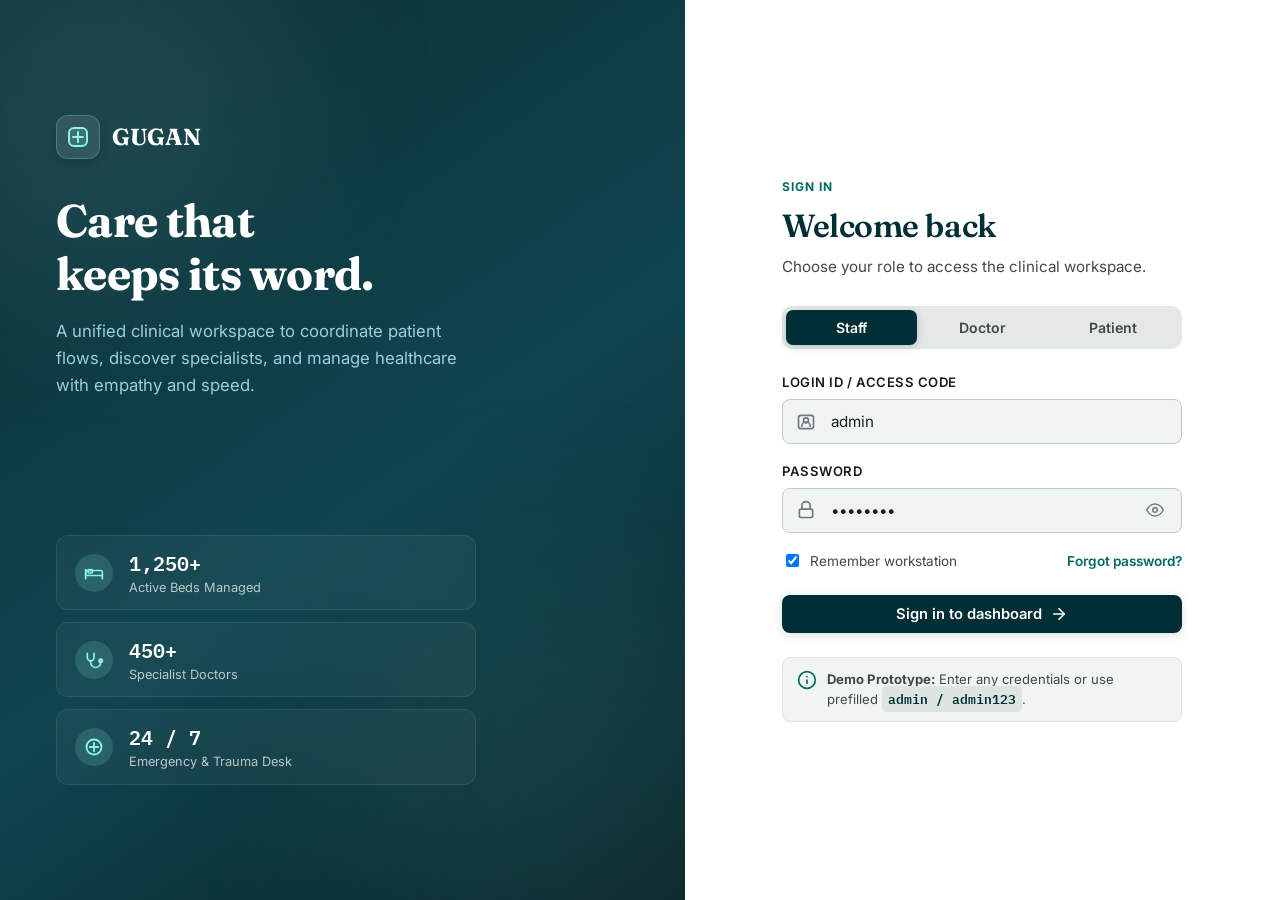
<file: index.html>
<!DOCTYPE html>
<html lang="en">
<head>
  <meta charset="UTF-8">
  <meta name="viewport" content="width=device-width, initial-scale=1.0">
  <title>GUGAN — Hospital Management System</title>
  <link rel="preconnect" href="https://fonts.googleapis.com">
  <link rel="preconnect" href="https://fonts.gstatic.com" crossorigin>
  <link href="https://fonts.googleapis.com/css2?family=Fraunces:opsz,wght@9..144,500;9..144,600;9..144,700&family=IBM+Plex+Mono:wght@400;500;600;700&family=Inter:wght@400;500;600;700&family=Literata:wght@600;700&display=swap" rel="stylesheet">
  <link rel="stylesheet" href="css/styles.css">
</head>
<body>

<!-- ============ SVG ICON SPRITE (Zero Dependency & Crisp Rendering) ============ -->
<svg style="display:none" aria-hidden="true">
  <defs>
    <!-- Brand / Cross -->
    <symbol id="icon-cross" viewBox="0 0 24 24" fill="none" stroke="currentColor" stroke-width="2" stroke-linecap="round" stroke-linejoin="round">
      <rect x="3" y="3" width="18" height="18" rx="5" fill="currentColor" fill-opacity="0.15"/>
      <path d="M12 7v10M7 12h10"/>
    </symbol>
    
    <!-- Dashboard -->
    <symbol id="icon-dashboard" viewBox="0 0 24 24" fill="none" stroke="currentColor" stroke-width="2" stroke-linecap="round" stroke-linejoin="round">
      <rect x="3" y="3" width="8" height="8" rx="2"/>
      <rect x="13" y="3" width="8" height="5" rx="2"/>
      <rect x="13" y="11" width="8" height="10" rx="2"/>
      <rect x="3" y="14" width="8" height="7" rx="2"/>
    </symbol>

    <!-- Doctors -->
    <symbol id="icon-doctors" viewBox="0 0 24 24" fill="none" stroke="currentColor" stroke-width="2" stroke-linecap="round" stroke-linejoin="round">
      <path d="M4.5 21v-2a4 4 0 0 1 4-4h7a4 4 0 0 1 4 4v2"/>
      <circle cx="12" cy="7" r="4"/>
      <path d="M12 11v3M10.5 12.5h3"/>
    </symbol>

    <!-- Appointments / Calendar -->
    <symbol id="icon-calendar" viewBox="0 0 24 24" fill="none" stroke="currentColor" stroke-width="2" stroke-linecap="round" stroke-linejoin="round">
      <rect x="3" y="4" width="18" height="18" rx="3"/>
      <line x1="16" y1="2" x2="16" y2="6"/>
      <line x1="8" y1="2" x2="8" y2="6"/>
      <line x1="3" y1="10" x2="21" y2="10"/>
      <path d="M9 16l2 2 4-4"/>
    </symbol>

    <!-- Patients -->
    <symbol id="icon-patients" viewBox="0 0 24 24" fill="none" stroke="currentColor" stroke-width="2" stroke-linecap="round" stroke-linejoin="round">
      <path d="M17 21v-2a4 4 0 0 0-4-4H5a4 4 0 0 0-4 4v2"/>
      <circle cx="9" cy="7" r="4"/>
      <path d="M23 21v-2a4 4 0 0 0-3-3.87"/>
      <path d="M16 3.13a4 4 0 0 1 0 7.75"/>
    </symbol>

    <!-- Departments -->
    <symbol id="icon-departments" viewBox="0 0 24 24" fill="none" stroke="currentColor" stroke-width="2" stroke-linecap="round" stroke-linejoin="round">
      <path d="M3 21h18"/>
      <path d="M5 21V7l7-4 7 4v14"/>
      <path d="M9 10h1M14 10h1M9 14h1M14 14h1"/>
      <path d="M10 21v-3h4v3"/>
    </symbol>

    <!-- Emergency / SOS -->
    <symbol id="icon-emergency" viewBox="0 0 24 24" fill="none" stroke="currentColor" stroke-width="2.2" stroke-linecap="round" stroke-linejoin="round">
      <circle cx="12" cy="12" r="9"/>
      <path d="M12 7v10M7 12h10"/>
    </symbol>

    <!-- Bed -->
    <symbol id="icon-bed" viewBox="0 0 24 24" fill="none" stroke="currentColor" stroke-width="2" stroke-linecap="round" stroke-linejoin="round">
      <path d="M2 19V8"/>
      <path d="M2 15h20v4"/>
      <path d="M2 15v-4a2 2 0 0 1 2-2h16a2 2 0 0 1 2 2v4"/>
      <rect x="5" y="8" width="5" height="4" rx="1"/>
    </symbol>

    <!-- Search -->
    <symbol id="icon-search" viewBox="0 0 24 24" fill="none" stroke="currentColor" stroke-width="2" stroke-linecap="round" stroke-linejoin="round">
      <circle cx="11" cy="11" r="7"/>
      <line x1="21" y1="21" x2="16.65" y2="16.65"/>
    </symbol>

    <!-- Chevron Down -->
    <symbol id="icon-chevron" viewBox="0 0 24 24" fill="none" stroke="currentColor" stroke-width="2.5" stroke-linecap="round" stroke-linejoin="round">
      <polyline points="6 9 12 15 18 9"/>
    </symbol>

    <!-- Arrow Right -->
    <symbol id="icon-arrow-right" viewBox="0 0 24 24" fill="none" stroke="currentColor" stroke-width="2.2" stroke-linecap="round" stroke-linejoin="round">
      <line x1="5" y1="12" x2="19" y2="12"/>
      <polyline points="12 5 19 12 12 19"/>
    </symbol>

    <!-- Star -->
    <symbol id="icon-star" viewBox="0 0 24 24" fill="currentColor">
      <polygon points="12 2 15.09 8.26 22 9.27 17 14.14 18.18 21.02 12 17.77 5.82 21.02 7 14.14 2 9.27 8.91 8.26 12 2"/>
    </symbol>

    <!-- Badge / ID -->
    <symbol id="icon-badge" viewBox="0 0 24 24" fill="none" stroke="currentColor" stroke-width="2" stroke-linecap="round" stroke-linejoin="round">
      <rect x="3" y="4" width="18" height="16" rx="3"/>
      <circle cx="12" cy="10" r="3"/>
      <path d="M7 17a5 5 0 0 1 10 0"/>
    </symbol>

    <!-- Lock -->
    <symbol id="icon-lock" viewBox="0 0 24 24" fill="none" stroke="currentColor" stroke-width="2" stroke-linecap="round" stroke-linejoin="round">
      <rect x="4" y="11" width="16" height="10" rx="2"/>
      <path d="M7 11V7a5 5 0 0 1 10 0v4"/>
    </symbol>

    <!-- Eye (Visible) -->
    <symbol id="icon-eye" viewBox="0 0 24 24" fill="none" stroke="currentColor" stroke-width="2" stroke-linecap="round" stroke-linejoin="round">
      <path d="M1 12s4-8 11-8 11 8 11 8-4 8-11 8-11-8-11-8z"/>
      <circle cx="12" cy="12" r="3"/>
    </symbol>

    <!-- Eye Off (Hidden) -->
    <symbol id="icon-eye-off" viewBox="0 0 24 24" fill="none" stroke="currentColor" stroke-width="2" stroke-linecap="round" stroke-linejoin="round">
      <path d="M17.94 17.94A10.07 10.07 0 0 1 12 20c-7 0-11-8-11-8a18.45 18.45 0 0 1 5.06-5.94M9.9 4.24A9.12 9.12 0 0 1 12 4c7 0 11 8 11 8a18.5 18.5 0 0 1-2.16 3.19m-6.72-1.07a3 3 0 1 1-4.24-4.24"/>
      <line x1="1" y1="1" x2="23" y2="23"/>
    </symbol>

    <!-- Checkmark -->
    <symbol id="icon-check" viewBox="0 0 24 24" fill="none" stroke="currentColor" stroke-width="2.5" stroke-linecap="round" stroke-linejoin="round">
      <polyline points="20 6 9 17 4 12"/>
    </symbol>

    <!-- Check Circle -->
    <symbol id="icon-check-circle" viewBox="0 0 24 24" fill="none" stroke="currentColor" stroke-width="2" stroke-linecap="round" stroke-linejoin="round">
      <path d="M22 11.08V12a10 10 0 1 1-5.93-9.14"/>
      <polyline points="22 4 12 14.01 9 11.01"/>
    </symbol>

    <!-- Download -->
    <symbol id="icon-download" viewBox="0 0 24 24" fill="none" stroke="currentColor" stroke-width="2" stroke-linecap="round" stroke-linejoin="round">
      <path d="M21 15v4a2 2 0 0 1-2 2H5a2 2 0 0 1-2-2v-4"/>
      <polyline points="7 10 12 15 17 10"/>
      <line x1="12" y1="15" x2="12" y2="3"/>
    </symbol>

    <!-- Phone -->
    <symbol id="icon-phone" viewBox="0 0 24 24" fill="none" stroke="currentColor" stroke-width="2" stroke-linecap="round" stroke-linejoin="round">
      <path d="M22 16.92v3a2 2 0 0 1-2.18 2 19.79 19.79 0 0 1-8.63-3.07 19.5 19.5 0 0 1-6-6 19.79 19.79 0 0 1-3.07-8.67A2 2 0 0 1 4.11 2h3a2 2 0 0 1 2 1.72 12.84 12.84 0 0 0 .7 2.81 2 2 0 0 1-.45 2.11L8.09 9.91a16 16 0 0 0 6 6l1.27-1.27a2 2 0 0 1 2.11-.45 12.84 12.84 0 0 0 2.81.7A2 2 0 0 1 22 16.92z"/>
    </symbol>

    <!-- Clock -->
    <symbol id="icon-clock" viewBox="0 0 24 24" fill="none" stroke="currentColor" stroke-width="2" stroke-linecap="round" stroke-linejoin="round">
      <circle cx="12" cy="12" r="10"/>
      <polyline points="12 6 12 12 16 14"/>
    </symbol>

    <!-- Verified Badge -->
    <symbol id="icon-verified" viewBox="0 0 24 24" fill="currentColor">
      <path d="M12 2l2.4 2.8 3.7-.4 1.3 3.5 3.5 1.3-.4 3.7 2.8 2.4-1.9 3.2.9 3.6-3.6.9-1.9 3.2-3.7-.4-2.4 2.8-2.4-2.8-3.7.4-1.9-3.2-3.6-.9.9-3.6-1.9-3.2 2.8-2.4-.4-3.7 3.5-1.3 1.3-3.5 3.7.4L12 2zm-1.5 13.5l6-6-1.4-1.4-4.6 4.6-2.1-2.1-1.4 1.4 3.5 3.5z"/>
    </symbol>

    <!-- Folder -->
    <symbol id="icon-folder" viewBox="0 0 24 24" fill="none" stroke="currentColor" stroke-width="2" stroke-linecap="round" stroke-linejoin="round">
      <path d="M22 19a2 2 0 0 1-2 2H4a2 2 0 0 1-2-2V5a2 2 0 0 1 2-2h5l2 3h9a2 2 0 0 1 2 2z"/>
    </symbol>

    <!-- Stethoscope -->
    <symbol id="icon-stethoscope" viewBox="0 0 24 24" fill="none" stroke="currentColor" stroke-width="2" stroke-linecap="round" stroke-linejoin="round">
      <path d="M4 4v5a4 4 0 0 0 8 0V4"/>
      <path d="M8 13v2a6 6 0 0 0 12 0v-2"/>
      <circle cx="20" cy="13" r="2"/>
    </symbol>

    <!-- Heart (Cardiology) -->
    <symbol id="icon-heart" viewBox="0 0 24 24" fill="none" stroke="currentColor" stroke-width="2" stroke-linecap="round" stroke-linejoin="round">
      <path d="M20.84 4.61a5.5 5.5 0 0 0-7.78 0L12 5.67l-1.06-1.06a5.5 5.5 0 0 0-7.78 7.78l1.06 1.06L12 21.23l7.78-7.78 1.06-1.06a5.5 5.5 0 0 0 0-7.78z"/>
    </symbol>

    <!-- Brain (Neurology) -->
    <symbol id="icon-brain" viewBox="0 0 24 24" fill="none" stroke="currentColor" stroke-width="2" stroke-linecap="round" stroke-linejoin="round">
      <path d="M9.5 4a3.5 3.5 0 0 0-3.5 3.5v.5A3.5 3.5 0 0 0 3 11.5a3.5 3.5 0 0 0 2.5 3.36 3.5 3.5 0 0 0 4 3.14"/>
      <path d="M14.5 4a3.5 3.5 0 0 1 3.5 3.5v.5a3.5 3.5 0 0 1 3 3.5 3.5 3.5 0 0 1-2.5 3.36 3.5 3.5 0 0 1-4 3.14"/>
      <path d="M9.5 4v14M14.5 4v14"/>
    </symbol>

    <!-- Bone (Orthopedics) -->
    <symbol id="icon-bone" viewBox="0 0 24 24" fill="none" stroke="currentColor" stroke-width="2" stroke-linecap="round" stroke-linejoin="round">
      <path d="M18 10a2 2 0 1 0-3-1.73l-6 6A2 2 0 1 0 10 18l6-6A2 2 0 0 0 18 10z"/>
    </symbol>

    <!-- Child / Pediatrics -->
    <symbol id="icon-baby" viewBox="0 0 24 24" fill="none" stroke="currentColor" stroke-width="2" stroke-linecap="round" stroke-linejoin="round">
      <circle cx="12" cy="8" r="4"/>
      <path d="M9 14h6a4 4 0 0 1 4 4v2H5v-2a4 4 0 0 1 4-4z"/>
    </symbol>

    <!-- Dermatology / Skin -->
    <symbol id="icon-droplet" viewBox="0 0 24 24" fill="none" stroke="currentColor" stroke-width="2" stroke-linecap="round" stroke-linejoin="round">
      <path d="M12 2.69l5.66 5.66a8 8 0 1 1-11.31 0z"/>
    </symbol>

    <!-- ENT / Hearing -->
    <symbol id="icon-ear" viewBox="0 0 24 24" fill="none" stroke="currentColor" stroke-width="2" stroke-linecap="round" stroke-linejoin="round">
      <path d="M6 8.5a6.5 6.5 0 1 1 13 0c0 6-6 6-6 10a2.5 2.5 0 0 1-5 0"/>
      <path d="M15 8.5a2.5 2.5 0 0 0-5 0c0 3 2 3 2 5"/>
    </symbol>

    <!-- Info / Alert -->
    <symbol id="icon-info" viewBox="0 0 24 24" fill="none" stroke="currentColor" stroke-width="2" stroke-linecap="round" stroke-linejoin="round">
      <circle cx="12" cy="12" r="10"/>
      <line x1="12" y1="16" x2="12" y2="12"/>
      <line x1="12" y1="8" x2="12.01" y2="8"/>
    </symbol>

    <!-- Logout -->
    <symbol id="icon-logout" viewBox="0 0 24 24" fill="none" stroke="currentColor" stroke-width="2" stroke-linecap="round" stroke-linejoin="round">
      <path d="M9 21H5a2 2 0 0 1-2-2V5a2 2 0 0 1 2-2h4"/>
      <polyline points="16 17 21 12 16 7"/>
      <line x1="21" y1="12" x2="9" y2="12"/>
    </symbol>

    <!-- Menu Hamburger -->
    <symbol id="icon-menu" viewBox="0 0 24 24" fill="none" stroke="currentColor" stroke-width="2.2" stroke-linecap="round" stroke-linejoin="round">
      <line x1="3" y1="12" x2="21" y2="12"/>
      <line x1="3" y1="6" x2="21" y2="6"/>
      <line x1="3" y1="18" x2="21" y2="18"/>
    </symbol>

    <!-- Close -->
    <symbol id="icon-close" viewBox="0 0 24 24" fill="none" stroke="currentColor" stroke-width="2.2" stroke-linecap="round" stroke-linejoin="round">
      <line x1="18" y1="6" x2="6" y2="18"/>
      <line x1="6" y1="6" x2="18" y2="18"/>
    </symbol>
  </defs>
</svg>

<!-- ============ LOGIN SCREEN ============ -->
<div id="login-screen" class="login-screen">
  <!-- Left Hero Panel -->
  <div class="login-brand">
    <div class="login-brand__glow-1"></div>
    <div class="login-brand__glow-2"></div>
    <div class="login-brand__inner">
      <div class="brand-mark">
        <div class="brand-mark__icon">
          <svg width="24" height="24"><use href="#icon-cross"/></svg>
        </div>
        <span>GUGAN</span>
      </div>
      
      <h1 class="login-headline">Care that<br>keeps its word.</h1>
      <p class="login-sub">A unified clinical workspace to coordinate patient flows, discover specialists, and manage healthcare with empathy and speed.</p>
      
      <!-- Signature Animated Heartbeat -->
      <svg class="vitals-line" viewBox="0 0 300 40" preserveAspectRatio="none" aria-hidden="true">
        <polyline points="0,20 60,20 75,4 92,36 108,10 124,28 140,20 300,20"/>
      </svg>
      
      <div class="login-stats">
        <div class="login-stat-card">
          <div class="login-stat-card__icon">
            <svg width="20" height="20"><use href="#icon-bed"/></svg>
          </div>
          <div>
            <div class="login-stat__num">1,250+</div>
            <div class="login-stat__label">Active Beds Managed</div>
          </div>
        </div>
        <div class="login-stat-card">
          <div class="login-stat-card__icon">
            <svg width="20" height="20"><use href="#icon-stethoscope"/></svg>
          </div>
          <div>
            <div class="login-stat__num">450+</div>
            <div class="login-stat__label">Specialist Doctors</div>
          </div>
        </div>
        <div class="login-stat-card">
          <div class="login-stat-card__icon">
            <svg width="20" height="20"><use href="#icon-emergency"/></svg>
          </div>
          <div>
            <div class="login-stat__num">24 / 7</div>
            <div class="login-stat__label">Emergency & Trauma Desk</div>
          </div>
        </div>
      </div>
    </div>
  </div>

  <!-- Right Form Panel -->
  <div class="login-form-panel">
    <form class="login-form" id="login-form" novalidate>
      <p class="eyebrow">Sign in</p>
      <h2 class="login-form__title">Welcome back</h2>
      <p class="login-form__sub">Choose your role to access the clinical workspace.</p>

      <!-- Role Tabs -->
      <div class="role-tabs" role="tablist" aria-label="Login role">
        <button type="button" class="role-tab is-active" data-role="staff" role="tab" aria-selected="true">Staff</button>
        <button type="button" class="role-tab" data-role="doctor" role="tab" aria-selected="false">Doctor</button>
        <button type="button" class="role-tab" data-role="patient" role="tab" aria-selected="false">Patient</button>
      </div>

      <!-- Login ID -->
      <div class="field">
        <label for="login-id">Login ID / Access Code</label>
        <div class="input-with-icon">
          <svg class="input-icon" width="20" height="20"><use href="#icon-badge"/></svg>
          <input type="text" id="login-id" name="login-id" autocomplete="username" placeholder="e.g. admin or staff01" value="admin">
        </div>
        <span class="field-error" id="login-id-error">Please enter your login identifier.</span>
      </div>

      <!-- Password -->
      <div class="field">
        <label for="login-pw">Password</label>
        <div class="input-with-icon">
          <svg class="input-icon" width="20" height="20"><use href="#icon-lock"/></svg>
          <input type="password" id="login-pw" name="login-pw" autocomplete="current-password" placeholder="••••••••" value="admin123">
          <button type="button" class="input-password-toggle" id="pw-toggle" aria-label="Toggle password visibility">
            <svg id="pw-toggle-icon" width="18" height="18"><use href="#icon-eye"/></svg>
          </button>
        </div>
        <span class="field-error" id="login-pw-error">Please enter your password.</span>
      </div>

      <div class="login-options">
        <label class="checkbox-label">
          <input type="checkbox" checked>
          <span>Remember workstation</span>
        </label>
        <a href="#" class="forgot-link">Forgot password?</a>
      </div>

      <!-- Submit Button -->
      <button type="submit" class="btn btn--primary btn--block" id="login-submit">
        <span class="btn-text">Sign in to dashboard</span>
        <svg class="btn-text" width="18" height="18"><use href="#icon-arrow-right"/></svg>
        <span class="btn-spinner" aria-hidden="true"></span>
      </button>

      <!-- Demo Credentials Hint -->
      <div class="demo-hint">
        <svg width="20" height="20" style="color: var(--secondary); flex-shrink: 0;"><use href="#icon-info"/></svg>
        <div>
          <strong>Demo Prototype:</strong> Enter any credentials or use prefilled <code id="demo-code-hint">admin / admin123</code>.
        </div>
      </div>
    </form>
  </div>
</div>

<!-- ============ APP SHELL ============ -->
<div id="app-shell" class="app-shell hidden">
  
  <div class="drawer-scrim" id="drawer-scrim"></div>

  <!-- Sidebar -->
  <aside class="sidebar" id="sidebar">
    <div class="sidebar__brand">
      <div class="brand-badge">
        <svg width="18" height="18"><use href="#icon-cross"/></svg>
      </div>
      <span>GUGAN</span>
      <button class="drawer-close" id="drawer-close" aria-label="Close menu">
        <svg width="20" height="20"><use href="#icon-close"/></svg>
      </button>
    </div>

    <!-- Main Navigation -->
    <nav class="nav" aria-label="Main navigation">
      <button class="nav__item is-active" data-page="dashboard">
        <svg width="20" height="20"><use href="#icon-dashboard"/></svg>
        <span>Dashboard</span>
      </button>
      <button class="nav__item" data-page="doctors">
        <svg width="20" height="20"><use href="#icon-doctors"/></svg>
        <span>Doctors</span>
      </button>
      <button class="nav__item" data-page="appointments">
        <svg width="20" height="20"><use href="#icon-calendar"/></svg>
        <span>Appointments</span>
      </button>
      <button class="nav__item" data-page="patients">
        <svg width="20" height="20"><use href="#icon-patients"/></svg>
        <span>Patients</span>
      </button>
      <button class="nav__item" data-page="departments">
        <svg width="20" height="20"><use href="#icon-departments"/></svg>
        <span>Departments</span>
      </button>
    </nav>

    <!-- Sidebar System Health -->
    <div class="sidebar__system">
      <div class="system-health-box">
        <div class="system-health-header">
          <span>Clinical Network</span>
          <span style="color: var(--secondary-fixed-dim); font-weight: 600;">99.8%</span>
        </div>
        <div class="system-health-bar">
          <div class="system-health-fill"></div>
        </div>
      </div>
    </div>

    <!-- Emergency Hotline Box -->
    <div class="sidebar__emergency">
      <svg width="22" height="22" style="color: var(--coral); flex-shrink: 0;"><use href="#icon-emergency"/></svg>
      <div>
        <div class="sidebar__emergency-label">Emergency Desk</div>
        <div class="sidebar__emergency-num">108 · 24/7 Hotline</div>
      </div>
    </div>

    <!-- User Profile & Signout -->
    <div class="sidebar__user">
      <div class="avatar" id="sidebar-avatar">SD</div>
      <div class="sidebar__user-info">
        <div class="sidebar__user-name" id="sidebar-user-name">Staff Administrator</div>
        <div class="sidebar__user-role" id="sidebar-user-role">Main Branch • Staff Portal</div>
      </div>
      <button class="icon-btn" id="signout-btn" aria-label="Sign out" title="Sign out">
        <svg width="18" height="18"><use href="#icon-logout"/></svg>
      </button>
    </div>
  </aside>

  <!-- Main Content Wrapper -->
  <div class="main">
    <!-- Topbar -->
    <header class="topbar">
      <div style="display: flex; align-items: center;">
        <button class="hamburger" id="hamburger" aria-label="Open menu">
          <svg width="22" height="22"><use href="#icon-menu"/></svg>
        </button>
        <div class="topbar__greeting">
          <div class="topbar__hello" id="topbar-hello">Good day, Dr. Sharma</div>
          <div class="topbar__date" id="topbar-date"></div>
        </div>
      </div>

      <div class="topbar__right">
        <a href="tel:108" class="emergency-pill">
          <svg width="18" height="18"><use href="#icon-emergency"/></svg>
          <span>Emergency: 108</span>
        </a>
        <div class="topbar__profile">
          <div class="topbar__profile-text">
            <div class="topbar__profile-title" id="topbar-user-title">Administrator</div>
            <div class="topbar__profile-branch">Central Ward</div>
          </div>
          <div class="avatar" id="topbar-avatar" style="width: 38px; height: 38px; border: 2px solid var(--secondary-container);">
            A
          </div>
        </div>
      </div>
    </header>

    <!-- Page Content Stage -->
    <main class="content" id="content">

      <!-- =========================================================
           1. DASHBOARD SCREEN
      ========================================================= -->
      <section class="page is-active" data-page="dashboard" aria-labelledby="dashboard-title">
        <div class="page__head">
          <div>
            <p class="eyebrow">Executive Overview</p>
            <h1 id="dashboard-title" class="page__title">Hospital Dashboard</h1>
          </div>
        </div>

        <!-- 4 KPI Stat Cards -->
        <div class="stat-grid">
          <div class="stat-card">
            <div class="stat-card__top-bar"></div>
            <div class="stat-card__header">
              <div class="stat-card__icon">
                <svg width="22" height="22"><use href="#icon-stethoscope"/></svg>
              </div>
              <span class="stat-card__delta">+2 active</span>
            </div>
            <div class="stat-card__num" id="stat-doctors">12</div>
            <div class="stat-card__label">Specialist Doctors</div>
          </div>

          <div class="stat-card">
            <div class="stat-card__top-bar"></div>
            <div class="stat-card__header">
              <div class="stat-card__icon">
                <svg width="22" height="22"><use href="#icon-calendar"/></svg>
              </div>
              <span class="stat-card__delta">7 pending</span>
            </div>
            <div class="stat-card__num" id="stat-appointments">24</div>
            <div class="stat-card__label">Today's Appointments</div>
          </div>

          <div class="stat-card">
            <div class="stat-card__top-bar"></div>
            <div class="stat-card__header">
              <div class="stat-card__icon">
                <svg width="22" height="22"><use href="#icon-patients"/></svg>
              </div>
              <span class="stat-card__delta">+12 today</span>
            </div>
            <div class="stat-card__num" id="stat-patients">1,284</div>
            <div class="stat-card__label">Registered Patients</div>
          </div>

          <div class="stat-card">
            <div class="stat-card__top-bar"></div>
            <div class="stat-card__header">
              <div class="stat-card__icon">
                <svg width="22" height="22"><use href="#icon-bed"/></svg>
              </div>
              <span class="stat-card__delta" style="color: var(--coral); font-weight: 700;">ICU: 6</span>
            </div>
            <div class="stat-card__num" id="stat-beds">47</div>
            <div class="stat-card__label">Beds Available</div>
          </div>
        </div>

        <!-- Pulse Divider -->
        <div class="pulse-divider">
          <svg viewBox="0 0 1000 20" preserveAspectRatio="none">
            <path d="M0,10 H 450 L 470,2 L 485,18 L 500,6 L 515,14 L 530,10 H 1000"></path>
          </svg>
        </div>

        <!-- Dashboard Content Grid -->
        <div class="dash-grid">
          <!-- Today's Appointments Table -->
          <div class="card">
            <div class="card__head">
              <h2>
                <svg width="20" height="20" style="color: var(--secondary);"><use href="#icon-clock"/></svg>
                Today's Consultations
              </h2>
              <button class="btn btn--secondary" style="padding: 6px 12px; font-size: 0.82rem;" data-page-link="appointments">
                <span>View Full Schedule</span>
                <svg width="16" height="16"><use href="#icon-arrow-right"/></svg>
              </button>
            </div>
            <div class="table-wrap">
              <table class="table" id="today-table">
                <thead>
                  <tr>
                    <th>Time</th>
                    <th>Patient</th>
                    <th>Department</th>
                    <th>Doctor</th>
                    <th style="text-align: right;">Status</th>
                  </tr>
                </thead>
                <tbody id="today-table-body">
                  <!-- Rendered dynamically -->
                </tbody>
              </table>
            </div>
          </div>

          <!-- Quick Access Actions -->
          <div class="card">
            <div class="card__head">
              <h2>
                <svg width="20" height="20" style="color: var(--primary);"><use href="#icon-dashboard"/></svg>
                Quick Access
              </h2>
            </div>
            <div class="quick-grid">
              <button class="quick-btn" data-page-link="doctors">
                <div class="quick-icon-box">
                  <svg width="22" height="22"><use href="#icon-doctors"/></svg>
                </div>
                <span>Doctors</span>
              </button>
              <button class="quick-btn" data-page-link="appointments">
                <div class="quick-icon-box">
                  <svg width="22" height="22"><use href="#icon-calendar"/></svg>
                </div>
                <span>Book Slot</span>
              </button>
              <button class="quick-btn" data-page-link="patients">
                <div class="quick-icon-box">
                  <svg width="22" height="22"><use href="#icon-patients"/></svg>
                </div>
                <span>Patients</span>
              </button>
              <button class="quick-btn" data-page-link="departments">
                <div class="quick-icon-box">
                  <svg width="22" height="22"><use href="#icon-departments"/></svg>
                </div>
                <span>Services</span>
              </button>
            </div>

            <!-- System Status Card -->
            <div class="system-status-card">
              <div>
                <div class="system-status-title">Clinical System Status</div>
                <div class="system-status-text">All systems operational</div>
              </div>
              <svg width="24" height="24" style="color: var(--secondary-fixed);"><use href="#icon-check-circle"/></svg>
            </div>
          </div>
        </div>

        <!-- Emergency & Trauma Banner -->
        <div class="emergency-banner">
          <div class="emergency-banner__text">
            <div class="emergency-banner__icon">
              <svg width="32" height="32"><use href="#icon-emergency"/></svg>
            </div>
            <div>
              <h3>24/7 Level-1 Emergency & Trauma Care</h3>
              <p>Our trauma response desk and critical care teams are on standby 24/7. Walk in directly or call for instant ambulance dispatch.</p>
            </div>
          </div>
          <a href="tel:108" class="btn btn--coral" style="padding: 12px 24px; font-size: 1rem; font-weight: 700;">
            <svg width="20" height="20"><use href="#icon-phone"/></svg>
            <span>Call 108 Hotline</span>
          </a>
        </div>
      </section>

      <!-- =========================================================
           2. DOCTORS DIRECTORY
      ========================================================= -->
      <section class="page" data-page="doctors" aria-labelledby="doctors-title">
        <div class="page__head">
          <div>
            <p class="eyebrow">Clinical Directory</p>
            <h1 id="doctors-title" class="page__title">Specialist Physicians</h1>
          </div>
        </div>

        <!-- Filter & Search Toolbar -->
        <div class="toolbar">
          <div class="search-field">
            <svg class="search-icon" width="20" height="20" style="position: absolute; left: 14px; color: var(--outline);"><use href="#icon-search"/></svg>
            <input type="text" id="doctor-search" placeholder="Search specialist by name or specialization...">
          </div>
          <div class="select-wrap">
            <select id="doctor-dept-filter">
              <option value="all">All Departments</option>
            </select>
            <svg width="18" height="18" style="position: absolute; right: 12px; pointer-events: none; color: var(--outline);"><use href="#icon-chevron"/></svg>
          </div>
        </div>

        <!-- Pulse Divider -->
        <div class="pulse-divider">
          <svg viewBox="0 0 1000 20" preserveAspectRatio="none">
            <path d="M0,10 H 450 L 470,2 L 485,18 L 500,6 L 515,14 L 530,10 H 1000"></path>
          </svg>
        </div>

        <!-- Doctors Grid -->
        <div class="doctor-grid" id="doctor-grid">
          <!-- Rendered dynamically -->
        </div>
        <p class="empty-state" id="doctor-empty" hidden>No specialist doctors found matching your criteria. Try adjusting your search query or department filter.</p>
      </section>

      <!-- =========================================================
           3. APPOINTMENTS (Booking & Schedule)
      ========================================================= -->
      <section class="page" data-page="appointments" aria-labelledby="appointments-title">
        <div class="page__head">
          <div>
            <p class="eyebrow">Consultations</p>
            <h1 id="appointments-title" class="page__title">Appointments & Schedule</h1>
          </div>
        </div>

        <!-- Tab Toggle Header -->
        <div class="tabs" role="tablist" aria-label="Appointments view">
          <button class="tab is-active" data-tab="book" role="tab" aria-selected="true">Book Appointment</button>
          <button class="tab" data-tab="schedule" role="tab" aria-selected="false">Upcoming Schedule</button>
        </div>

        <!-- Tab 1: Booking Engine -->
        <div class="tab-panel is-active" data-tab-panel="book">
          <div class="booking-layout">
            <!-- Left Booking Form -->
            <div class="card">
              <div class="card__head">
                <h2>
                  <svg width="20" height="20" style="color: var(--secondary);"><use href="#icon-calendar"/></svg>
                  Schedule a Consultation
                </h2>
              </div>

              <form id="booking-form" novalidate>
                <div class="form-grid">
                  <!-- Department -->
                  <div class="field">
                    <label for="book-dept">Department</label>
                    <div class="select-wrap" style="min-width: 100%;">
                      <select id="book-dept">
                        <option value="">Select Department</option>
                      </select>
                      <svg width="18" height="18" style="position: absolute; right: 12px; pointer-events: none; color: var(--outline);"><use href="#icon-chevron"/></svg>
                    </div>
                    <span class="field-error">Please select a department.</span>
                  </div>

                  <!-- Doctor -->
                  <div class="field">
                    <label for="book-doctor">Doctor</label>
                    <div class="select-wrap" style="min-width: 100%;">
                      <select id="book-doctor">
                        <option value="">Select department first</option>
                      </select>
                      <svg width="18" height="18" style="position: absolute; right: 12px; pointer-events: none; color: var(--outline);"><use href="#icon-chevron"/></svg>
                    </div>
                    <span class="field-error">Please select a doctor.</span>
                  </div>

                  <!-- Patient Name -->
                  <div class="field">
                    <label for="book-name">Patient Full Name</label>
                    <input type="text" id="book-name" placeholder="e.g. Ananya Kulkarni">
                    <span class="field-error">Enter patient name.</span>
                  </div>

                  <!-- Contact Phone -->
                  <div class="field">
                    <label for="book-phone">Contact Phone</label>
                    <input type="tel" id="book-phone" placeholder="+91 98765 43210">
                    <span class="field-error">Enter a valid contact phone number.</span>
                  </div>

                  <!-- Date -->
                  <div class="field">
                    <label for="book-date">Appointment Date</label>
                    <input type="date" id="book-date">
                    <span class="field-error">Pick an appointment date.</span>
                  </div>

                  <!-- Reason -->
                  <div class="field">
                    <label for="book-reason">Reason for Visit <span style="font-weight: 400; opacity: 0.7;">(Optional)</span></label>
                    <input type="text" id="book-reason" placeholder="e.g. Cardiac consultation / Followup">
                  </div>
                </div>

                <!-- Time Slot Matrix -->
                <div class="field">
                  <label style="display: flex; justify-content: space-between;">
                    <span>Select Time Slot</span>
                    <span style="font-size: 0.75rem; color: var(--secondary); font-weight: 600;">Morning & Afternoon Sessions</span>
                  </label>
                  <div class="slot-grid" id="slot-grid">
                    <!-- Rendered dynamically -->
                  </div>
                  <span class="field-error" id="slot-error">Please select an available consultation time slot.</span>
                </div>

                <!-- Confirmation Card -->
                <div class="confirmation-card" id="booking-confirmation" hidden>
                  <div class="confirmation-card__icon">
                    <svg width="22" height="22"><use href="#icon-check"/></svg>
                  </div>
                  <div id="booking-confirmation-text"></div>
                </div>

                <!-- Submit Action -->
                <div style="margin-top: 28px; display: flex; justify-content: flex-end; gap: 14px;">
                  <button type="button" class="btn btn--secondary" id="booking-reset">Reset Form</button>
                  <button type="submit" class="btn btn--primary" style="padding: 12px 28px;">
                    <span>Confirm Booking</span>
                    <svg width="18" height="18"><use href="#icon-arrow-right"/></svg>
                  </button>
                </div>
              </form>
            </div>

            <!-- Right Overview Card -->
            <div style="display: flex; flex-direction: column; gap: 24px;">
              <div class="card" style="background: var(--primary); color: var(--white);">
                <div class="card__head" style="border-bottom: 1px solid rgba(255,255,255,0.1); padding-bottom: 14px;">
                  <h3 style="color: var(--white);">
                    <svg width="20" height="20" style="color: var(--secondary-fixed);"><use href="#icon-dashboard"/></svg>
                    Today's Capacity
                  </h3>
                </div>
                <div style="display: grid; grid-template-columns: 1fr 1fr; gap: 16px; margin: 16px 0;">
                  <div>
                    <div style="font-family: var(--font-display); font-size: 2rem; color: var(--secondary-fixed); font-weight: 700;">24</div>
                    <div style="font-size: 0.82rem; opacity: 0.8;">Scheduled Today</div>
                  </div>
                  <div>
                    <div style="font-family: var(--font-display); font-size: 2rem; color: var(--tertiary-fixed-dim); font-weight: 700;">3</div>
                    <div style="font-size: 0.82rem; opacity: 0.8;">Cancellations</div>
                  </div>
                </div>
                <div style="margin-top: 14px; padding-top: 14px; border-top: 1px solid rgba(255,255,255,0.1);">
                  <div style="display: flex; justify-content: space-between; font-size: 0.82rem; margin-bottom: 6px;">
                    <span>Walk-in Capacity</span>
                    <span style="color: var(--secondary-fixed); font-family: var(--font-mono); font-weight: 600;">2 slots left</span>
                  </div>
                  <div class="system-health-bar" style="background: rgba(255,255,255,0.2);">
                    <div style="width: 82%; height: 100%; background: var(--secondary-fixed); border-radius: var(--radius-pill);"></div>
                  </div>
                </div>
              </div>

              <!-- Assistance Box -->
              <div class="card" style="background: var(--surface-container-low);">
                <h4 style="font-size: 1rem; color: var(--primary); margin-bottom: 6px;">Need Assistance?</h4>
                <p style="font-size: 0.85rem; color: var(--on-surface-variant); line-height: 1.5;">Our hospital care coordinator desk can assist with special patient accommodation or expedited specialist triage.</p>
                <div style="margin-top: 14px;">
                  <a href="tel:1800108108" class="btn btn--ghost btn--block" style="padding: 8px 14px; font-size: 0.85rem;">
                    <svg width="18" height="18"><use href="#icon-phone"/></svg>
                    <span>Desk: 1800-108-108</span>
                  </a>
                </div>
              </div>
            </div>
          </div>
        </div>

        <!-- Tab 2: Upcoming Schedule -->
        <div class="tab-panel" data-tab-panel="schedule">
          <div class="card">
            <div class="card__head">
              <h2>
                <svg width="20" height="20" style="color: var(--secondary);"><use href="#icon-calendar"/></svg>
                Verified Upcoming Consultations
              </h2>
            </div>
            <div class="date-row-list" id="schedule-list">
              <!-- Rendered dynamically -->
            </div>
          </div>
        </div>
      </section>

      <!-- =========================================================
           4. PATIENT DASHBOARD & RECORDS
      ========================================================= -->
      <section class="page" data-page="patients" aria-labelledby="patients-title">
        <div class="page__head">
          <div>
            <p class="eyebrow">Patient Medical Record</p>
            <h1 id="patients-title" class="page__title">Patient Profile & History</h1>
          </div>
          <button class="btn btn--primary" id="download-records-btn">
            <svg width="18" height="18"><use href="#icon-download"/></svg>
            <span>Download All Records (PDF)</span>
          </button>
        </div>

        <div class="patient-grid">
          <!-- Left Column: Patient Identity Card -->
          <div class="card profile-card">
            <div class="profile-avatar-wrap">
              <div class="profile-avatar" id="patient-avatar">AK</div>
              <div class="verified-badge-icon" title="Verified Patient Profile">
                <svg width="16" height="16" style="color: var(--white);"><use href="#icon-verified"/></svg>
              </div>
            </div>
            <h2 class="profile-name" id="patient-name">Ananya Kulkarni</h2>
            <div class="profile-id" id="patient-id">PT-2026-0417</div>

            <!-- Heartbeat Divider -->
            <div class="pulse-divider" style="margin: 8px 0 16px;">
              <svg viewBox="0 0 100 20" preserveAspectRatio="none">
                <path d="M0,10 L30,10 L35,2 L40,18 L45,10 L100,10"></path>
              </svg>
            </div>

            <!-- Vitals & Demographics -->
            <div class="vitals-data-table" id="patient-details">
              <!-- Rendered dynamically -->
            </div>

            <!-- Last Visit Widget -->
            <div style="margin-top: 20px; width: 100%; text-align: left; background: var(--surface-container); padding: 12px 14px; border-radius: 10px;">
              <div style="font-size: 0.72rem; text-transform: uppercase; font-weight: 700; color: var(--on-surface-variant); letter-spacing: 0.05em; display: flex; align-items: center; gap: 6px; margin-bottom: 4px;">
                <svg width="15" height="15" style="color: var(--secondary);"><use href="#icon-clock"/></svg>
                Last Consultation
              </div>
              <div style="font-weight: 700; font-size: 0.92rem;" id="patient-last-date">12 Aug 2026</div>
              <div style="font-size: 0.8rem; color: var(--on-surface-variant);" id="patient-last-doctor">Dr. Ananya Rao • Cardiology</div>
            </div>
          </div>

          <!-- Right Column: Appointments & Clinical Records -->
          <div style="display: flex; flex-direction: column; gap: 24px;">
            <!-- Upcoming Appointments Card -->
            <div class="card">
              <div class="card__head">
                <h2>
                  <svg width="20" height="20" style="color: var(--primary);"><use href="#icon-calendar"/></svg>
                  Upcoming Scheduled Appointments
                </h2>
              </div>
              <div class="date-row-list" id="patient-appointments">
                <!-- Rendered dynamically -->
              </div>
            </div>

            <!-- Clinical Records Card -->
            <div class="card">
              <div class="card__head">
                <h2>
                  <svg width="20" height="20" style="color: var(--tertiary-container);"><use href="#icon-folder"/></svg>
                  Recent Clinical Records & Diagnostic Reports
                </h2>
              </div>
              <div class="table-wrap">
                <table class="records-table">
                  <thead>
                    <tr>
                      <th>Record Name</th>
                      <th>Category</th>
                      <th>Attending Doctor</th>
                      <th>Date</th>
                      <th style="text-align: right;">Action</th>
                    </tr>
                  </thead>
                  <tbody id="patient-records-table-body">
                    <!-- Rendered dynamically -->
                  </tbody>
                </table>
              </div>
            </div>
          </div>
        </div>
      </section>

      <!-- =========================================================
           5. DEPARTMENTS & SERVICES
      ========================================================= -->
      <section class="page" data-page="departments" aria-labelledby="departments-title">
        <div class="page__head">
          <div>
            <p class="eyebrow">Specialized Divisions</p>
            <h1 id="departments-title" class="page__title">Clinical Departments</h1>
          </div>
          <div class="badge badge--completed" style="padding: 8px 16px; font-size: 0.85rem;">
            <span>8 Specialized Wings Active</span>
          </div>
        </div>

        <!-- 8 Departments Grid -->
        <div class="dept-grid" id="dept-grid">
          <!-- Rendered dynamically -->
        </div>
      </section>

    </main>
  </div>
</div>

<script src="js/data.js"></script>
<script src="js/app.js"></script>
</body>
</html>
</file>
<file: css/styles.css>
/* =========================================================
   Sanjeevani — Hospital Management System
   Elevated Design Tokens & Theme (Stitch Inspired)
========================================================= */

:root {
  /* Surface and Canvas */
  --surface: #F5FAF8;
  --surface-dim: #D6DBD9;
  --surface-bright: #F5FAF8;
  --surface-container-lowest: #FFFFFF;
  --surface-container-low: #F0F5F3;
  --surface-container: #EAEFED;
  --surface-container-high: #E4E9E7;
  --surface-container-highest: #DEE4E2;
  --surface-variant: #DEE4E2;
  --mint-bg: #F5FAF8;

  /* Primary Deep Teal */
  --primary: #002E36;
  --primary-container: #10454F;
  --on-primary: #FFFFFF;
  --on-primary-container: #83B2BD;
  --primary-fixed: #BAEBF7;
  --primary-fixed-dim: #9FCEDA;
  --on-primary-fixed: #001F25;
  --on-primary-fixed-variant: #1B4D57;

  /* Secondary Fresh Teal */
  --secondary: #006A60;
  --secondary-container: #8CF5E4;
  --on-secondary: #FFFFFF;
  --on-secondary-container: #007166;
  --secondary-fixed: #8CF5E4;
  --secondary-fixed-dim: #6FD8C8;
  --on-secondary-fixed: #00201C;
  --on-secondary-fixed-variant: #005048;

  /* Tertiary Warm Accent */
  --tertiary: #540E00;
  --tertiary-container: #781E07;
  --on-tertiary: #FFFFFF;
  --on-tertiary-container: #FF896C;
  --tertiary-fixed: #FFDAD2;
  --tertiary-fixed-dim: #FFB4A2;
  --star-amber: #FF896C;

  /* Emergency & Error */
  --coral: #E76F51;
  --coral-dark: #C2502F;
  --error: #BA1A1A;
  --error-container: #FFDAD6;
  --on-error-container: #93000A;

  /* Text & Inks */
  --ink: #171D1C;
  --on-surface: #171D1C;
  --ink-soft: #5B6D6C;
  --on-surface-variant: #40484A;
  --outline: #71787B;
  --outline-variant: #C0C8CA;
  --line: #DCE7E3;
  --white: #FFFFFF;

  /* Typography */
  --font-display: 'Fraunces', 'Literata', Georgia, serif;
  --font-body: 'Inter', system-ui, -apple-system, sans-serif;
  --font-mono: 'IBM Plex Mono', monospace;

  /* Geometry & Elevation */
  --radius-sm: 8px;
  --radius-md: 14px;
  --radius-lg: 20px;
  --radius-pill: 9999px;

  --shadow-sm: 0 1px 3px rgba(16, 69, 79, 0.05);
  --shadow-md: 0 4px 20px rgba(16, 69, 79, 0.06);
  --shadow-lg: 0 10px 30px rgba(16, 69, 79, 0.10);
  --shadow-xl: 0 20px 40px rgba(16, 69, 79, 0.14);

  --sidebar-width: 250px;
  --topbar-height: 72px;
  --container-max: 1240px;
}

/* =========================================================
   Base & Reset
========================================================= */
*, *::before, *::after {
  box-sizing: border-box;
}

html {
  -webkit-text-size-adjust: 100%;
  scroll-behavior: smooth;
}

body {
  margin: 0;
  padding: 0;
  font-family: var(--font-body);
  color: var(--on-surface);
  background-color: var(--surface);
  -webkit-font-smoothing: antialiased;
  -moz-osx-font-smoothing: grayscale;
  line-height: 1.5;
}

h1, h2, h3, h4 {
  font-family: var(--font-display);
  color: var(--primary);
  margin: 0;
  font-weight: 600;
  letter-spacing: -0.015em;
}

p { margin: 0; }
a { color: inherit; text-decoration: none; }
button { font-family: inherit; cursor: pointer; border: none; background: none; }
input, select, textarea { font-family: inherit; }
ul, ol { list-style: none; margin: 0; padding: 0; }

.hidden { display: none !important; }

:focus-visible {
  outline: 2px solid var(--secondary);
  outline-offset: 2px;
  border-radius: 4px;
}

/* =========================================================
   Pulse Divider (Signature SVG Wave)
========================================================= */
.pulse-divider {
  width: 100%;
  height: 20px;
  display: flex;
  align-items: center;
  justify-content: center;
  overflow: hidden;
  opacity: 0.35;
  margin: 12px 0;
  color: var(--secondary-fixed-dim);
}

.pulse-divider svg {
  width: 100%;
  height: 100%;
  stroke: currentColor;
  fill: none;
  stroke-width: 1.5;
  vector-effect: non-scaling-stroke;
}

/* =========================================================
   Buttons & Chips
========================================================= */
.btn {
  display: inline-flex;
  align-items: center;
  justify-content: center;
  gap: 8px;
  padding: 10px 20px;
  border-radius: var(--radius-sm);
  font-weight: 600;
  font-size: 0.92rem;
  transition: all 0.2s ease;
  cursor: pointer;
}

.btn:active { transform: translateY(1px); }

.btn--primary {
  background: var(--primary);
  color: var(--on-primary);
  box-shadow: 0 2px 10px rgba(0, 46, 54, 0.15);
}

.btn--primary:hover {
  background: var(--primary-container);
  box-shadow: 0 4px 16px rgba(0, 46, 54, 0.25);
  transform: translateY(-1px);
}

.btn--secondary {
  background: var(--surface-container);
  color: var(--primary);
  border: 1px solid var(--outline-variant);
}

.btn--secondary:hover {
  background: var(--surface-container-high);
  color: var(--secondary);
  border-color: var(--secondary);
}

.btn--ghost {
  border: 1px solid var(--secondary-fixed-dim);
  color: var(--secondary);
  background: transparent;
}

.btn--ghost:hover {
  background: var(--secondary);
  color: var(--on-secondary);
  border-color: var(--secondary);
}

.btn--coral {
  background: var(--coral);
  color: var(--white);
  box-shadow: 0 4px 14px rgba(231, 111, 81, 0.25);
}

.btn--coral:hover {
  background: var(--coral-dark);
  box-shadow: 0 6px 20px rgba(231, 111, 81, 0.35);
  transform: translateY(-1px);
}

.btn--block { width: 100%; }
.btn:disabled { opacity: 0.6; cursor: not-allowed; transform: none !important; }

.btn-spinner {
  width: 16px;
  height: 16px;
  border-radius: 50%;
  border: 2px solid rgba(255, 255, 255, 0.3);
  border-top-color: #fff;
  display: none;
  animation: spin 0.65s linear infinite;
}

.btn.is-loading .btn-spinner { display: inline-block; }
.btn.is-loading .btn-text { display: none; }

@keyframes spin { to { transform: rotate(360deg); } }

/* =========================================================
   Badges & Tags
========================================================= */
.badge {
  display: inline-flex;
  align-items: center;
  gap: 6px;
  padding: 4px 10px;
  border-radius: var(--radius-pill);
  font-size: 0.75rem;
  font-weight: 600;
  letter-spacing: 0.02em;
}

.badge::before {
  content: "";
  width: 6px;
  height: 6px;
  border-radius: 50%;
  background: currentColor;
}

.badge--completed {
  background: rgba(0, 106, 96, 0.12);
  color: var(--secondary);
}

.badge--in-progress {
  background: rgba(42, 157, 143, 0.18);
  color: var(--primary-container);
  animation: pulse-badge 2s infinite ease-in-out;
}

.badge--upcoming {
  background: var(--surface-container-highest);
  color: var(--on-surface-variant);
}

.badge--confirmed {
  background: rgba(0, 106, 96, 0.12);
  color: var(--secondary);
}

.badge--emergency {
  background: rgba(231, 111, 81, 0.15);
  color: var(--coral);
}

@keyframes pulse-badge {
  0%, 100% { opacity: 1; }
  50% { opacity: 0.65; }
}

/* =========================================================
   LOGIN SCREEN (Hero Split View)
========================================================= */
.login-screen {
  min-height: 100vh;
  display: grid;
  grid-template-columns: 1.15fr 1fr;
  background: var(--surface-container-low);
}

.login-brand {
  background: linear-gradient(145deg, #0B2E32 0%, #10454F 55%, #082227 100%);
  color: var(--on-primary-container);
  display: flex;
  align-items: center;
  padding: 64px 56px;
  position: relative;
  overflow: hidden;
}

.login-brand__glow-1 {
  position: absolute;
  top: -120px;
  left: -120px;
  width: 400px;
  height: 400px;
  border-radius: 50%;
  background: rgba(159, 206, 218, 0.12);
  filter: blur(80px);
  pointer-events: none;
}

.login-brand__glow-2 {
  position: absolute;
  bottom: -100px;
  right: -100px;
  width: 450px;
  height: 450px;
  border-radius: 50%;
  background: rgba(111, 216, 200, 0.08);
  filter: blur(90px);
  pointer-events: none;
}

.login-brand__inner {
  max-width: 480px;
  position: relative;
  z-index: 10;
}

.brand-mark {
  display: flex;
  align-items: center;
  gap: 12px;
  color: var(--white);
  font-family: var(--font-display);
  font-weight: 700;
  font-size: 1.45rem;
  margin-bottom: 36px;
}

.brand-mark__icon {
  width: 44px;
  height: 44px;
  border-radius: 12px;
  background: rgba(255, 255, 255, 0.1);
  backdrop-filter: blur(8px);
  display: flex;
  align-items: center;
  justify-content: center;
  color: var(--secondary-fixed);
  border: 1px solid rgba(140, 245, 228, 0.25);
  box-shadow: 0 4px 12px rgba(0,0,0,0.15);
  flex-shrink: 0;
}

.login-headline {
  font-size: 2.85rem;
  line-height: 1.15;
  font-weight: 700;
  color: var(--white);
  margin-bottom: 18px;
}

.login-sub {
  font-size: 1.05rem;
  line-height: 1.6;
  color: var(--primary-fixed-dim);
  max-width: 420px;
  margin-bottom: 28px;
}

/* Cardiac Wave SVG */
.vitals-line {
  width: 100%;
  height: 46px;
  margin: 20px 0 36px;
  overflow: visible;
}

.vitals-line polyline {
  fill: none;
  stroke: var(--secondary-fixed-dim);
  stroke-width: 2.5;
  stroke-linecap: round;
  stroke-linejoin: round;
  stroke-dasharray: 600;
  stroke-dashoffset: 600;
  animation: draw-pulse 3.5s cubic-bezier(0.4, 0, 0.2, 1) infinite;
  filter: drop-shadow(0 0 6px rgba(111, 216, 200, 0.6));
}

@keyframes draw-pulse {
  0% { stroke-dashoffset: 600; opacity: 0.3; }
  40%, 70% { stroke-dashoffset: 0; opacity: 1; }
  100% { stroke-dashoffset: -600; opacity: 0.3; }
}

.login-stats {
  display: flex;
  flex-direction: column;
  gap: 12px;
}

.login-stat-card {
  display: flex;
  align-items: center;
  gap: 16px;
  padding: 12px 18px;
  border-radius: 12px;
  background: rgba(255, 255, 255, 0.04);
  backdrop-filter: blur(10px);
  border: 1px solid rgba(255, 255, 255, 0.08);
  transition: background 0.3s ease;
}

.login-stat-card:hover {
  background: rgba(255, 255, 255, 0.08);
}

.login-stat-card__icon {
  width: 38px;
  height: 38px;
  border-radius: 50%;
  background: rgba(140, 245, 228, 0.15);
  color: var(--secondary-fixed);
  display: flex;
  align-items: center;
  justify-content: center;
  flex-shrink: 0;
}

.login-stat__num {
  font-family: var(--font-mono);
  font-weight: 600;
  font-size: 1.25rem;
  color: var(--white);
}

.login-stat__label {
  font-size: 0.8rem;
  color: rgba(255, 255, 255, 0.7);
  display: block;
}

/* Right Login Form */
.login-form-panel {
  background: var(--surface-container-lowest);
  display: flex;
  align-items: center;
  justify-content: center;
  padding: 56px 48px;
}

.login-form {
  width: 100%;
  max-width: 400px;
}

.eyebrow {
  font-size: 0.75rem;
  font-weight: 700;
  text-transform: uppercase;
  letter-spacing: 0.08em;
  color: var(--secondary);
  margin-bottom: 6px;
}

.login-form__title {
  font-size: 2rem;
  color: var(--primary);
  margin-bottom: 6px;
}

.login-form__sub {
  font-size: 0.95rem;
  color: var(--on-surface-variant);
  margin-bottom: 28px;
}

.role-tabs {
  display: flex;
  background: var(--surface-container-high);
  padding: 4px;
  border-radius: 10px;
  margin-bottom: 24px;
}

.role-tab {
  flex: 1;
  padding: 9px 12px;
  border-radius: 7px;
  font-size: 0.88rem;
  font-weight: 600;
  color: var(--on-surface-variant);
  transition: all 0.2s ease;
  text-align: center;
}

.role-tab.is-active {
  background: var(--primary);
  color: var(--white);
  box-shadow: 0 2px 8px rgba(0, 46, 54, 0.2);
}

.field {
  display: flex;
  flex-direction: column;
  gap: 6px;
  margin-bottom: 18px;
  position: relative;
}

.field label {
  font-size: 0.82rem;
  font-weight: 600;
  color: var(--on-surface);
  text-transform: uppercase;
  letter-spacing: 0.04em;
}

.field input, .field select, .field textarea {
  width: 100%;
  padding: 12px 16px;
  border-radius: var(--radius-sm);
  border: 1px solid var(--outline-variant);
  background: var(--surface-container-low);
  color: var(--on-surface);
  font-size: 0.95rem;
  transition: all 0.2s ease;
}

.field input:focus, .field select:focus, .field textarea:focus {
  outline: none;
  background: var(--surface-container-lowest);
  border-color: var(--secondary);
  box-shadow: 0 0 0 3px rgba(0, 106, 96, 0.12);
}

.input-with-icon {
  position: relative;
  display: flex;
  align-items: center;
  width: 100%;
}

.input-with-icon .input-icon {
  position: absolute;
  left: 14px;
  top: 50%;
  transform: translateY(-50%);
  color: var(--outline);
  pointer-events: none;
  z-index: 2;
  width: 20px;
  height: 20px;
  display: flex;
  align-items: center;
  justify-content: center;
}

.input-with-icon input,
.field .input-with-icon input {
  padding-left: 48px !important;
  padding-right: 44px !important;
}

.input-password-toggle {
  position: absolute;
  right: 12px;
  top: 50%;
  transform: translateY(-50%);
  color: var(--outline);
  cursor: pointer;
  padding: 6px;
  border-radius: 4px;
  display: flex;
  align-items: center;
  justify-content: center;
  z-index: 2;
  background: transparent;
  border: none;
}

.input-password-toggle:hover {
  color: var(--primary);
  background: rgba(0, 0, 0, 0.05);
}

.field.has-error input {
  border-color: var(--error);
  background: #FFF8F7;
}

.field-error {
  font-size: 0.78rem;
  color: var(--error);
  display: none;
  font-weight: 500;
}

.field.has-error .field-error { display: block; }

.login-options {
  display: flex;
  justify-content: space-between;
  align-items: center;
  margin-bottom: 24px;
  font-size: 0.85rem;
}

.checkbox-label {
  display: flex;
  align-items: center;
  gap: 8px;
  color: var(--on-surface-variant);
  cursor: pointer;
}

.forgot-link {
  color: var(--secondary);
  font-weight: 600;
}
.forgot-link:hover { text-decoration: underline; }

.demo-hint {
  margin-top: 24px;
  padding: 12px 14px;
  border-radius: var(--radius-sm);
  background: var(--surface-container-low);
  border: 1px solid var(--surface-container-highest);
  display: flex;
  align-items: flex-start;
  gap: 10px;
  font-size: 0.82rem;
  color: var(--on-surface-variant);
}

.demo-hint code {
  font-family: var(--font-mono);
  background: var(--surface-container-highest);
  padding: 2px 6px;
  border-radius: 4px;
  color: var(--primary);
  font-weight: 600;
}

/* =========================================================
   APP SHELL (Sidebar + Topbar + Content)
========================================================= */
.app-shell {
  display: flex;
  min-height: 100vh;
  background: var(--surface);
}

/* Sidebar */
.sidebar {
  width: var(--sidebar-width);
  background: var(--primary-container);
  color: var(--on-primary-container);
  display: flex;
  flex-direction: column;
  position: fixed;
  top: 0;
  bottom: 0;
  left: 0;
  z-index: 100;
  box-shadow: 4px 0 20px rgba(0, 0, 0, 0.08);
  transition: transform 0.3s cubic-bezier(0.4, 0, 0.2, 1);
}

.sidebar__brand {
  height: var(--topbar-height);
  display: flex;
  align-items: center;
  gap: 12px;
  padding: 0 20px;
  border-bottom: 1px solid rgba(255, 255, 255, 0.07);
}

.sidebar__brand span {
  font-family: var(--font-display);
  font-size: 1.35rem;
  font-weight: 700;
  color: var(--white);
  letter-spacing: -0.01em;
  white-space: nowrap;
}

.brand-badge {
  width: 34px;
  height: 34px;
  border-radius: 10px;
  background: var(--secondary);
  color: var(--white);
  display: flex;
  align-items: center;
  justify-content: center;
  flex-shrink: 0;
}

.drawer-close {
  display: none;
  margin-left: auto;
  color: var(--on-primary-container);
}

/* Navigation Links */
.nav {
  padding: 20px 14px;
  display: flex;
  flex-direction: column;
  gap: 6px;
  flex: 1;
}

.nav__item {
  display: flex;
  align-items: center;
  gap: 14px;
  padding: 12px 16px;
  border-radius: 12px;
  font-size: 0.92rem;
  font-weight: 600;
  color: rgba(255, 255, 255, 0.75);
  transition: all 0.2s ease;
  width: 100%;
  text-align: left;
}

.nav__item svg {
  flex-shrink: 0;
}

.nav__item:hover {
  background: rgba(255, 255, 255, 0.08);
  color: var(--white);
}

.nav__item.is-active {
  background: var(--secondary-container);
  color: var(--on-secondary-container);
  font-weight: 700;
  box-shadow: 0 2px 10px rgba(0, 0, 0, 0.1);
}

/* Sidebar Footer Widgets */
.sidebar__system {
  padding: 14px 20px;
  border-top: 1px solid rgba(255, 255, 255, 0.06);
}

.system-health-box {
  background: rgba(255, 255, 255, 0.05);
  padding: 12px 14px;
  border-radius: 10px;
  font-size: 0.75rem;
}

.system-health-header {
  display: flex;
  justify-content: space-between;
  margin-bottom: 6px;
  opacity: 0.85;
}

.system-health-bar {
  width: 100%;
  height: 4px;
  background: rgba(255, 255, 255, 0.15);
  border-radius: var(--radius-pill);
  overflow: hidden;
}

.system-health-fill {
  width: 88%;
  height: 100%;
  background: var(--secondary-fixed-dim);
  border-radius: var(--radius-pill);
}

.sidebar__emergency {
  margin: 8px 14px;
  padding: 12px 14px;
  border-radius: 10px;
  background: rgba(231, 111, 81, 0.18);
  border: 1px solid rgba(231, 111, 81, 0.35);
  display: flex;
  align-items: center;
  gap: 12px;
  color: #FFB4A2;
}

.sidebar__emergency-label {
  font-size: 0.7rem;
  text-transform: uppercase;
  letter-spacing: 0.05em;
  opacity: 0.85;
}

.sidebar__emergency-num {
  font-family: var(--font-mono);
  font-weight: 700;
  font-size: 0.95rem;
  color: var(--white);
}

.sidebar__user {
  padding: 14px 18px;
  display: flex;
  align-items: center;
  gap: 12px;
  border-top: 1px solid rgba(255, 255, 255, 0.08);
  background: rgba(0, 0, 0, 0.12);
}

.avatar {
  width: 36px;
  height: 36px;
  border-radius: 50%;
  background: var(--secondary-container);
  color: var(--on-secondary-container);
  display: flex;
  align-items: center;
  justify-content: center;
  font-weight: 700;
  font-size: 0.9rem;
  flex-shrink: 0;
}

.sidebar__user-info { flex: 1; min-width: 0; }
.sidebar__user-name { font-size: 0.88rem; font-weight: 600; color: var(--white); truncate; }
.sidebar__user-role { font-size: 0.72rem; color: rgba(255, 255, 255, 0.6); }

.icon-btn {
  padding: 6px;
  border-radius: 6px;
  color: rgba(255, 255, 255, 0.6);
  transition: all 0.2s ease;
  display: flex;
  align-items: center;
  justify-content: center;
}

.icon-btn:hover {
  color: var(--coral);
  background: rgba(255, 255, 255, 0.1);
}

/* =========================================================
   MAIN VIEWPORT & TOPBAR
========================================================= */
.main {
  flex: 1;
  margin-left: var(--sidebar-width);
  min-width: 0;
  display: flex;
  flex-direction: column;
}

.topbar {
  height: var(--topbar-height);
  background: rgba(245, 250, 248, 0.85);
  backdrop-filter: blur(16px);
  position: sticky;
  top: 0;
  z-index: 50;
  display: flex;
  align-items: center;
  justify-content: space-between;
  padding: 0 36px;
  border-bottom: 1px solid var(--line);
}

.hamburger {
  display: none;
  padding: 8px;
  border-radius: 8px;
  color: var(--primary);
  margin-right: 12px;
}

.topbar__hello {
  font-family: var(--font-display);
  font-size: 1.35rem;
  font-weight: 600;
  color: var(--on-surface);
}

.topbar__date {
  font-size: 0.8rem;
  color: var(--on-surface-variant);
}

.topbar__right {
  display: flex;
  align-items: center;
  gap: 16px;
}

.emergency-pill {
  background: var(--coral);
  color: var(--white);
  padding: 7px 16px;
  border-radius: var(--radius-pill);
  font-size: 0.82rem;
  font-weight: 700;
  display: flex;
  align-items: center;
  gap: 8px;
  box-shadow: 0 2px 10px rgba(231, 111, 81, 0.3);
  animation: pulse-badge 2.5s infinite ease-in-out;
  cursor: pointer;
}

.emergency-pill:hover {
  background: var(--coral-dark);
}

.topbar__profile {
  display: flex;
  align-items: center;
  gap: 12px;
  border-left: 1px solid var(--line);
  padding-left: 18px;
}

.topbar__profile-text {
  text-align: right;
  line-height: 1.25;
}

.topbar__profile-title {
  font-size: 0.84rem;
  font-weight: 600;
  color: var(--on-surface);
}

.topbar__profile-branch {
  font-size: 0.72rem;
  color: var(--on-surface-variant);
}

/* =========================================================
   PAGE CONTENT STAGE
========================================================= */
.content {
  flex: 1;
  padding: 32px 36px 64px;
  max-width: var(--container-max);
  width: 100%;
  margin: 0 auto;
}

.page {
  display: none;
  animation: page-fade 0.25s ease-out;
}

.page.is-active { display: block; }

@keyframes page-fade {
  from { opacity: 0; transform: translateY(6px); }
  to { opacity: 1; transform: translateY(0); }
}

.page__head {
  display: flex;
  justify-content: space-between;
  align-items: flex-end;
  margin-bottom: 28px;
}

.page__title {
  font-size: 2.2rem;
  font-weight: 700;
  color: var(--on-surface);
  letter-spacing: -0.02em;
}

/* =========================================================
   CARDS & CONTAINERS
========================================================= */
.card {
  background: var(--surface-container-lowest);
  border-radius: var(--radius-md);
  padding: 24px;
  box-shadow: var(--shadow-md);
  border: 1px solid rgba(220, 231, 227, 0.6);
  position: relative;
  overflow: hidden;
  transition: all 0.25s ease;
}

.card:hover {
  box-shadow: var(--shadow-lg);
}

.card__head {
  display: flex;
  align-items: center;
  justify-content: space-between;
  margin-bottom: 20px;
}

.card__head h2, .card__head h3 {
  font-size: 1.25rem;
  color: var(--primary);
  display: flex;
  align-items: center;
  gap: 10px;
}

/* =========================================================
   DASHBOARD SCREEN
========================================================= */
.stat-grid {
  display: grid;
  grid-template-columns: repeat(4, 1fr);
  gap: 20px;
  margin-bottom: 28px;
}

.stat-card {
  background: var(--surface-container-lowest);
  border-radius: var(--radius-md);
  padding: 22px;
  box-shadow: var(--shadow-md);
  border: 1px solid rgba(220, 231, 227, 0.7);
  position: relative;
  overflow: hidden;
  display: flex;
  flex-direction: column;
  transition: all 0.25s ease;
}

.stat-card:hover {
  transform: translateY(-2px);
  box-shadow: var(--shadow-lg);
}

.stat-card__top-bar {
  position: absolute;
  top: 0;
  left: 0;
  right: 0;
  height: 4px;
}

.stat-card:nth-child(1) .stat-card__top-bar { background: var(--secondary-fixed-dim); }
.stat-card:nth-child(2) .stat-card__top-bar { background: var(--primary-fixed-dim); }
.stat-card:nth-child(3) .stat-card__top-bar { background: var(--tertiary-fixed-dim); }
.stat-card:nth-child(4) .stat-card__top-bar { background: var(--coral); }

.stat-card__header {
  display: flex;
  justify-content: space-between;
  align-items: center;
  margin-bottom: 14px;
}

.stat-card__icon {
  width: 38px;
  height: 38px;
  border-radius: 10px;
  display: flex;
  align-items: center;
  justify-content: center;
  flex-shrink: 0;
}

.stat-card:nth-child(1) .stat-card__icon { background: rgba(0, 106, 96, 0.1); color: var(--secondary); }
.stat-card:nth-child(2) .stat-card__icon { background: rgba(16, 69, 79, 0.1); color: var(--primary-container); }
.stat-card:nth-child(3) .stat-card__icon { background: rgba(255, 137, 108, 0.15); color: var(--tertiary-container); }
.stat-card:nth-child(4) .stat-card__icon { background: rgba(231, 111, 81, 0.15); color: var(--coral); }

.stat-card__delta {
  font-family: var(--font-mono);
  font-size: 0.75rem;
  color: var(--outline);
  font-weight: 500;
}

.stat-card__num {
  font-family: var(--font-display);
  font-size: 2.2rem;
  font-weight: 700;
  color: var(--on-surface);
  line-height: 1.1;
  margin-bottom: 4px;
}

.stat-card__label {
  font-size: 0.85rem;
  font-weight: 600;
  color: var(--on-surface-variant);
}

.dash-grid {
  display: grid;
  grid-template-columns: 2fr 1fr;
  gap: 24px;
  margin-bottom: 28px;
}

/* Table Design */
.table-wrap {
  overflow-x: auto;
  margin: 0 -24px -24px;
}

.table {
  width: 100%;
  border-collapse: collapse;
  text-align: left;
}

.table th {
  background: var(--surface-container-low);
  padding: 12px 24px;
  font-size: 0.78rem;
  font-weight: 700;
  text-transform: uppercase;
  letter-spacing: 0.05em;
  color: var(--on-surface-variant);
  border-bottom: 1px solid var(--line);
}

.table td {
  padding: 16px 24px;
  border-bottom: 1px solid var(--line);
  font-size: 0.92rem;
  color: var(--on-surface);
}

.table tr:last-child td { border-bottom: none; }
.table tr:hover td { background: rgba(0, 106, 96, 0.02); }

.table-time {
  font-family: var(--font-mono);
  font-weight: 600;
  color: var(--on-surface-variant);
}

.table-patient-cell {
  display: flex;
  align-items: center;
  gap: 12px;
  font-weight: 600;
}

/* Quick Access Cards */
.quick-grid {
  display: grid;
  grid-template-columns: 1fr 1fr;
  gap: 14px;
  margin-bottom: 20px;
}

.quick-btn {
  background: var(--surface);
  border: 1px solid var(--line);
  border-radius: 12px;
  padding: 18px 14px;
  display: flex;
  flex-direction: column;
  align-items: center;
  justify-content: center;
  gap: 10px;
  font-weight: 600;
  font-size: 0.88rem;
  color: var(--on-surface);
  transition: all 0.2s ease;
}

.quick-btn .quick-icon-box {
  width: 44px;
  height: 44px;
  border-radius: 50%;
  display: flex;
  align-items: center;
  justify-content: center;
  transition: transform 0.2s ease;
}

.quick-btn:nth-child(1) .quick-icon-box { background: rgba(0, 106, 96, 0.12); color: var(--secondary); }
.quick-btn:nth-child(2) .quick-icon-box { background: rgba(16, 69, 79, 0.12); color: var(--primary-container); }
.quick-btn:nth-child(3) .quick-icon-box { background: rgba(255, 137, 108, 0.18); color: var(--tertiary-container); }
.quick-btn:nth-child(4) .quick-icon-box { background: var(--surface-container-highest); color: var(--on-surface); }

.quick-btn:hover {
  transform: translateY(-3px);
  box-shadow: var(--shadow-md);
  border-color: var(--secondary);
}

.quick-btn:hover .quick-icon-box {
  transform: scale(1.1);
}

/* System Status Bar */
.system-status-card {
  background: var(--primary-container);
  color: var(--white);
  padding: 16px 18px;
  border-radius: 12px;
  display: flex;
  align-items: center;
  justify-content: space-between;
}

.system-status-title {
  font-size: 0.72rem;
  text-transform: uppercase;
  letter-spacing: 0.08em;
  opacity: 0.75;
}

.system-status-text {
  font-size: 0.95rem;
  font-weight: 600;
  margin-top: 2px;
}

/* Emergency Banner */
.emergency-banner {
  background: linear-gradient(135deg, #171D1C 0%, #2C3130 100%);
  color: var(--white);
  border-radius: var(--radius-lg);
  padding: 28px 36px;
  display: flex;
  align-items: center;
  justify-content: space-between;
  box-shadow: var(--shadow-lg);
  position: relative;
  overflow: hidden;
}

.emergency-banner::before {
  content: "";
  position: absolute;
  top: 0;
  left: 0;
  width: 6px;
  height: 100%;
  background: var(--coral);
}

.emergency-banner__text {
  display: flex;
  align-items: center;
  gap: 20px;
  max-width: 680px;
}

.emergency-banner__icon {
  width: 52px;
  height: 52px;
  border-radius: 50%;
  background: rgba(231, 111, 81, 0.2);
  color: var(--coral);
  display: flex;
  align-items: center;
  justify-content: center;
  flex-shrink: 0;
}

.emergency-banner__text h3 {
  color: var(--white);
  font-size: 1.35rem;
  margin-bottom: 4px;
}

.emergency-banner__text p {
  color: rgba(255, 255, 255, 0.75);
  font-size: 0.92rem;
  line-height: 1.5;
}

/* =========================================================
   DOCTORS DIRECTORY
========================================================= */
.toolbar {
  background: var(--surface-container-lowest);
  padding: 16px 20px;
  border-radius: var(--radius-md);
  box-shadow: var(--shadow-sm);
  border: 1px solid var(--line);
  display: flex;
  gap: 16px;
  margin-bottom: 24px;
}

.search-field {
  flex: 1;
  position: relative;
  display: flex;
  align-items: center;
}

.search-field input {
  width: 100%;
  padding: 12px 16px 12px 46px !important;
  border-radius: var(--radius-sm);
  border: 1px solid var(--outline-variant);
  background: var(--surface-container-low);
  font-size: 0.92rem;
  color: var(--on-surface);
  transition: all 0.2s ease;
}

.search-field input:focus {
  outline: none;
  background: var(--surface-container-lowest);
  border-color: var(--secondary);
  box-shadow: 0 0 0 3px rgba(0, 106, 96, 0.1);
}

.select-wrap {
  position: relative;
  min-width: 220px;
  display: flex;
  align-items: center;
}

.select-wrap select {
  width: 100%;
  padding: 11px 36px 11px 16px;
  border-radius: var(--radius-sm);
  border: 1px solid var(--outline-variant);
  background: var(--surface-container-low);
  font-size: 0.9rem;
  font-weight: 600;
  color: var(--on-surface);
  cursor: pointer;
  appearance: none;
}

.select-wrap select:focus {
  outline: none;
  background: var(--surface-container-lowest);
  border-color: var(--secondary);
}

.doctor-grid {
  display: grid;
  grid-template-columns: repeat(3, 1fr);
  gap: 24px;
}

.doctor-card {
  background: var(--surface-container-lowest);
  border-radius: var(--radius-md);
  padding: 24px;
  box-shadow: var(--shadow-md);
  border: 1px solid var(--line);
  display: flex;
  flex-direction: column;
  position: relative;
  overflow: hidden;
  border-left: 4px solid transparent;
  transition: all 0.3s ease;
}

.doctor-card:hover {
  transform: translateY(-3px);
  box-shadow: var(--shadow-xl);
  border-left-color: var(--secondary-fixed-dim);
}

.doctor-card__header {
  display: flex;
  align-items: flex-start;
  gap: 16px;
  margin-bottom: 18px;
}

.doctor-avatar {
  width: 58px;
  height: 58px;
  border-radius: 50%;
  background: var(--primary-container);
  color: var(--on-primary);
  display: flex;
  align-items: center;
  justify-content: center;
  font-family: var(--font-display);
  font-size: 1.25rem;
  font-weight: 700;
  flex-shrink: 0;
  box-shadow: 0 4px 12px rgba(0, 46, 54, 0.15);
}

.doctor-info { flex: 1; min-width: 0; }

.doctor-name {
  font-size: 1.15rem;
  font-weight: 700;
  color: var(--on-surface);
  margin-bottom: 2px;
  truncate;
}

.doctor-spec {
  font-size: 0.85rem;
  color: var(--on-surface-variant);
  margin-bottom: 6px;
  truncate;
}

.doctor-rating {
  display: flex;
  align-items: center;
  gap: 4px;
  font-size: 0.85rem;
  color: var(--star-amber);
  font-weight: 600;
}

.doctor-rating svg { width: 15px; height: 15px; }
.doctor-rating span { color: var(--on-surface); }
.doctor-rating .reviews-count { color: var(--outline); font-weight: 400; font-size: 0.78rem; }

.doctor-meta-row {
  display: flex;
  flex-wrap: wrap;
  gap: 8px;
  margin-top: auto;
  margin-bottom: 20px;
}

.meta-pill {
  padding: 4px 10px;
  border-radius: var(--radius-pill);
  font-size: 0.75rem;
  font-weight: 600;
  display: inline-flex;
  align-items: center;
  gap: 6px;
}

.meta-pill--dept {
  background: rgba(0, 106, 96, 0.1);
  color: var(--secondary);
}

.meta-pill--exp {
  background: var(--surface-container);
  color: var(--on-surface-variant);
}

.empty-state {
  text-align: center;
  padding: 64px 20px;
  color: var(--on-surface-variant);
  font-size: 1.05rem;
  background: var(--surface-container-lowest);
  border-radius: var(--radius-md);
  border: 1px dashed var(--line);
}

/* =========================================================
   APPOINTMENTS VIEW (Booking & Schedule)
========================================================= */
.tabs {
  display: flex;
  gap: 32px;
  border-bottom: 1px solid var(--line);
  margin-bottom: 28px;
}

.tab {
  padding-bottom: 14px;
  font-size: 1.15rem;
  font-weight: 600;
  color: var(--on-surface-variant);
  position: relative;
  transition: all 0.2s ease;
}

.tab:hover { color: var(--primary); }

.tab.is-active {
  color: var(--primary);
  font-family: var(--font-display);
}

.tab.is-active::after {
  content: "";
  position: absolute;
  bottom: -1px;
  left: 0;
  right: 0;
  height: 3px;
  background: var(--secondary);
  border-radius: 3px 3px 0 0;
}

.tab-panel { display: none; }
.tab-panel.is-active { display: block; animation: page-fade 0.2s ease-out; }

.booking-layout {
  display: grid;
  grid-template-columns: 2fr 1fr;
  gap: 28px;
}

.form-grid {
  display: grid;
  grid-template-columns: 1fr 1fr;
  gap: 20px;
  margin-bottom: 24px;
}

.slot-grid {
  display: grid;
  grid-template-columns: repeat(4, 1fr);
  gap: 10px;
  margin-top: 6px;
}

.slot-chip {
  padding: 12px 6px;
  border-radius: var(--radius-sm);
  border: 1px solid var(--secondary-container);
  background: var(--surface-container-lowest);
  font-family: var(--font-mono);
  font-size: 0.82rem;
  font-weight: 600;
  color: var(--on-surface);
  text-align: center;
  transition: all 0.2s ease;
}

.slot-chip:not(:disabled):hover {
  background: rgba(140, 245, 228, 0.15);
  border-color: var(--secondary);
  transform: translateY(-1px);
}

.slot-chip.is-selected {
  background: var(--primary) !important;
  color: var(--white) !important;
  border-color: var(--primary) !important;
  box-shadow: 0 4px 12px rgba(0, 46, 54, 0.2);
  transform: translateY(-2px);
}

.slot-chip:disabled {
  background: var(--surface-container-highest);
  color: var(--outline);
  border-style: dashed;
  border-color: var(--outline-variant);
  opacity: 0.6;
  cursor: not-allowed;
}

.confirmation-card {
  margin-top: 24px;
  padding: 18px 20px;
  border-radius: var(--radius-md);
  background: rgba(0, 106, 96, 0.08);
  border: 1px solid rgba(0, 106, 96, 0.25);
  display: flex;
  align-items: center;
  gap: 16px;
  animation: page-fade 0.3s ease-out;
}

.confirmation-card__icon {
  width: 44px;
  height: 44px;
  border-radius: 50%;
  background: var(--secondary);
  color: var(--white);
  display: flex;
  align-items: center;
  justify-content: center;
  flex-shrink: 0;
}

/* Schedule List */
.date-row-list {
  display: flex;
  flex-direction: column;
  gap: 14px;
}

.date-row {
  display: flex;
  align-items: center;
  gap: 20px;
  padding: 16px;
  border-radius: 12px;
  background: var(--surface-container-low);
  border: 1px solid var(--line);
  border-left: 4px solid var(--secondary);
  transition: all 0.2s ease;
}

.date-row:hover {
  background: var(--surface-container-lowest);
  box-shadow: var(--shadow-md);
  transform: translateY(-1px);
}

.date-badge {
  width: 60px;
  height: 60px;
  border-radius: 10px;
  background: var(--surface-container-highest);
  display: flex;
  flex-direction: column;
  align-items: center;
  justify-content: center;
  flex-shrink: 0;
}

.date-badge__month {
  font-size: 0.7rem;
  font-weight: 700;
  text-transform: uppercase;
  color: var(--on-surface-variant);
}

.date-badge__day {
  font-family: var(--font-display);
  font-size: 1.5rem;
  font-weight: 700;
  line-height: 1;
  color: var(--primary);
}

.date-row__info { flex: 1; min-width: 0; }
.date-row__title { font-size: 1rem; font-weight: 700; color: var(--on-surface); margin-bottom: 2px; }
.date-row__sub { font-size: 0.85rem; color: var(--on-surface-variant); }

.date-row__time {
  font-family: var(--font-mono);
  font-size: 0.88rem;
  color: var(--secondary);
  font-weight: 600;
  display: flex;
  align-items: center;
  gap: 6px;
}

/* =========================================================
   PATIENTS DASHBOARD
========================================================= */
.patient-grid {
  display: grid;
  grid-template-columns: 340px 1fr;
  gap: 28px;
}

.profile-card {
  text-align: center;
  display: flex;
  flex-direction: column;
  align-items: center;
  position: relative;
}

.profile-avatar-wrap {
  position: relative;
  margin-top: 10px;
  margin-bottom: 14px;
}

.profile-avatar {
  width: 96px;
  height: 96px;
  border-radius: 50%;
  background: var(--secondary-container);
  color: var(--on-secondary-container);
  font-family: var(--font-display);
  font-size: 2.2rem;
  font-weight: 700;
  display: flex;
  align-items: center;
  justify-content: center;
  box-shadow: 0 4px 16px rgba(0, 106, 96, 0.2);
  border: 3px solid var(--white);
}

.verified-badge-icon {
  position: absolute;
  bottom: 0;
  right: 0;
  background: var(--secondary);
  color: var(--white);
  border-radius: 50%;
  width: 26px;
  height: 26px;
  display: flex;
  align-items: center;
  justify-content: center;
  box-shadow: 0 2px 6px rgba(0, 0, 0, 0.15);
}

.profile-name { font-size: 1.45rem; font-weight: 700; color: var(--primary); margin-bottom: 4px; }

.profile-id {
  font-family: var(--font-mono);
  font-size: 0.8rem;
  background: var(--surface-container-high);
  color: var(--on-surface-variant);
  padding: 3px 12px;
  border-radius: var(--radius-pill);
  display: inline-block;
  margin-bottom: 16px;
}

.vitals-data-table {
  width: 100%;
  margin-top: 12px;
  display: flex;
  flex-direction: column;
  gap: 12px;
}

.vitals-row {
  display: flex;
  justify-content: space-between;
  align-items: center;
  padding: 6px 4px;
  border-bottom: 1px solid var(--line);
  font-size: 0.88rem;
}

.vitals-row:last-child { border-bottom: none; }
.vitals-label { font-size: 0.78rem; text-transform: uppercase; font-weight: 600; color: var(--on-surface-variant); }
.vitals-value { font-weight: 600; color: var(--on-surface); font-family: var(--font-mono); }

/* Records List */
.records-table {
  width: 100%;
  border-collapse: collapse;
}

.records-table th {
  text-align: left;
  padding: 10px 14px;
  background: var(--surface-container-low);
  font-size: 0.75rem;
  text-transform: uppercase;
  color: var(--on-surface-variant);
  border-bottom: 1px solid var(--line);
}

.records-table td {
  padding: 14px;
  border-bottom: 1px solid var(--line);
  font-size: 0.9rem;
}

.record-type-pill {
  padding: 3px 8px;
  border-radius: var(--radius-pill);
  font-size: 0.72rem;
  font-weight: 600;
  background: var(--surface-container-highest);
  color: var(--on-surface);
}

/* =========================================================
   DEPARTMENTS GRID
========================================================= */
.dept-grid {
  display: grid;
  grid-template-columns: repeat(4, 1fr);
  gap: 24px;
}

.dept-card {
  background: var(--surface-container-lowest);
  border-radius: var(--radius-md);
  padding: 24px;
  box-shadow: var(--shadow-md);
  border: 1px solid var(--line);
  display: flex;
  flex-direction: column;
  position: relative;
  overflow: hidden;
  transition: all 0.3s ease;
  cursor: pointer;
}

.dept-card:hover {
  transform: translateY(-4px);
  box-shadow: var(--shadow-xl);
  border-color: var(--secondary);
}

.dept-icon-box {
  width: 52px;
  height: 52px;
  border-radius: 14px;
  background: rgba(0, 106, 96, 0.1);
  color: var(--secondary);
  display: flex;
  align-items: center;
  justify-content: center;
  margin-bottom: 20px;
  flex-shrink: 0;
}

.dept-card--emergency {
  background: #FFF7F5;
  border-color: rgba(231, 111, 81, 0.3);
}

.dept-card--emergency .dept-icon-box {
  background: rgba(231, 111, 81, 0.15);
  color: var(--coral);
}

.dept-name {
  font-size: 1.25rem;
  font-weight: 700;
  color: var(--primary);
  margin-bottom: 8px;
}

.dept-desc {
  font-size: 0.88rem;
  color: var(--on-surface-variant);
  line-height: 1.55;
  margin-bottom: 24px;
  flex: 1;
}

.dept-footer {
  display: flex;
  align-items: center;
  justify-content: space-between;
  border-top: 1px solid var(--line);
  padding-top: 14px;
  margin-top: auto;
}

.dept-specialists {
  font-family: var(--font-mono);
  font-size: 0.82rem;
  font-weight: 700;
  color: var(--secondary);
}

.dept-arrow {
  width: 32px;
  height: 32px;
  border-radius: 50%;
  background: var(--surface-container);
  display: flex;
  align-items: center;
  justify-content: center;
  color: var(--primary);
  transition: all 0.2s ease;
}

.dept-card:hover .dept-arrow {
  background: var(--secondary);
  color: var(--white);
  transform: translateX(3px);
}

/* =========================================================
   RESPONSIVE DESIGN BREAKPOINTS
========================================================= */
@media (max-width: 1080px) {
  .stat-grid { grid-template-columns: repeat(2, 1fr); }
  .doctor-grid { grid-template-columns: repeat(2, 1fr); }
  .dept-grid { grid-template-columns: repeat(2, 1fr); }
  .dash-grid { grid-template-columns: 1fr; }
  .booking-layout { grid-template-columns: 1fr; }
}

@media (max-width: 980px) {
  .sidebar {
    transform: translateX(-100%);
  }
  .drawer-open .sidebar {
    transform: translateX(0);
  }
  .drawer-close { display: block; }
  .drawer-scrim {
    display: none;
    position: fixed;
    inset: 0;
    background: rgba(0, 0, 0, 0.4);
    backdrop-filter: blur(2px);
    z-index: 90;
  }
  .drawer-open .drawer-scrim { display: block; }
  .main { margin-left: 0; }
  .hamburger { display: block; }
  .patient-grid { grid-template-columns: 1fr; }
  .login-screen { grid-template-columns: 1fr; }
  .login-brand { display: none; }
}

@media (max-width: 640px) {
  .topbar { padding: 0 16px; }
  .content { padding: 20px 16px 48px; }
  .stat-grid { grid-template-columns: 1fr; }
  .doctor-grid { grid-template-columns: 1fr; }
  .dept-grid { grid-template-columns: 1fr; }
  .form-grid { grid-template-columns: 1fr; }
  .slot-grid { grid-template-columns: repeat(2, 1fr); }
  .quick-grid { grid-template-columns: 1fr; }
  .emergency-banner { flex-direction: column; align-items: flex-start; gap: 20px; padding: 24px; }
  .emergency-banner__text { flex-direction: column; align-items: flex-start; }
  .page__head { flex-direction: column; align-items: flex-start; gap: 12px; }
}
</file>
